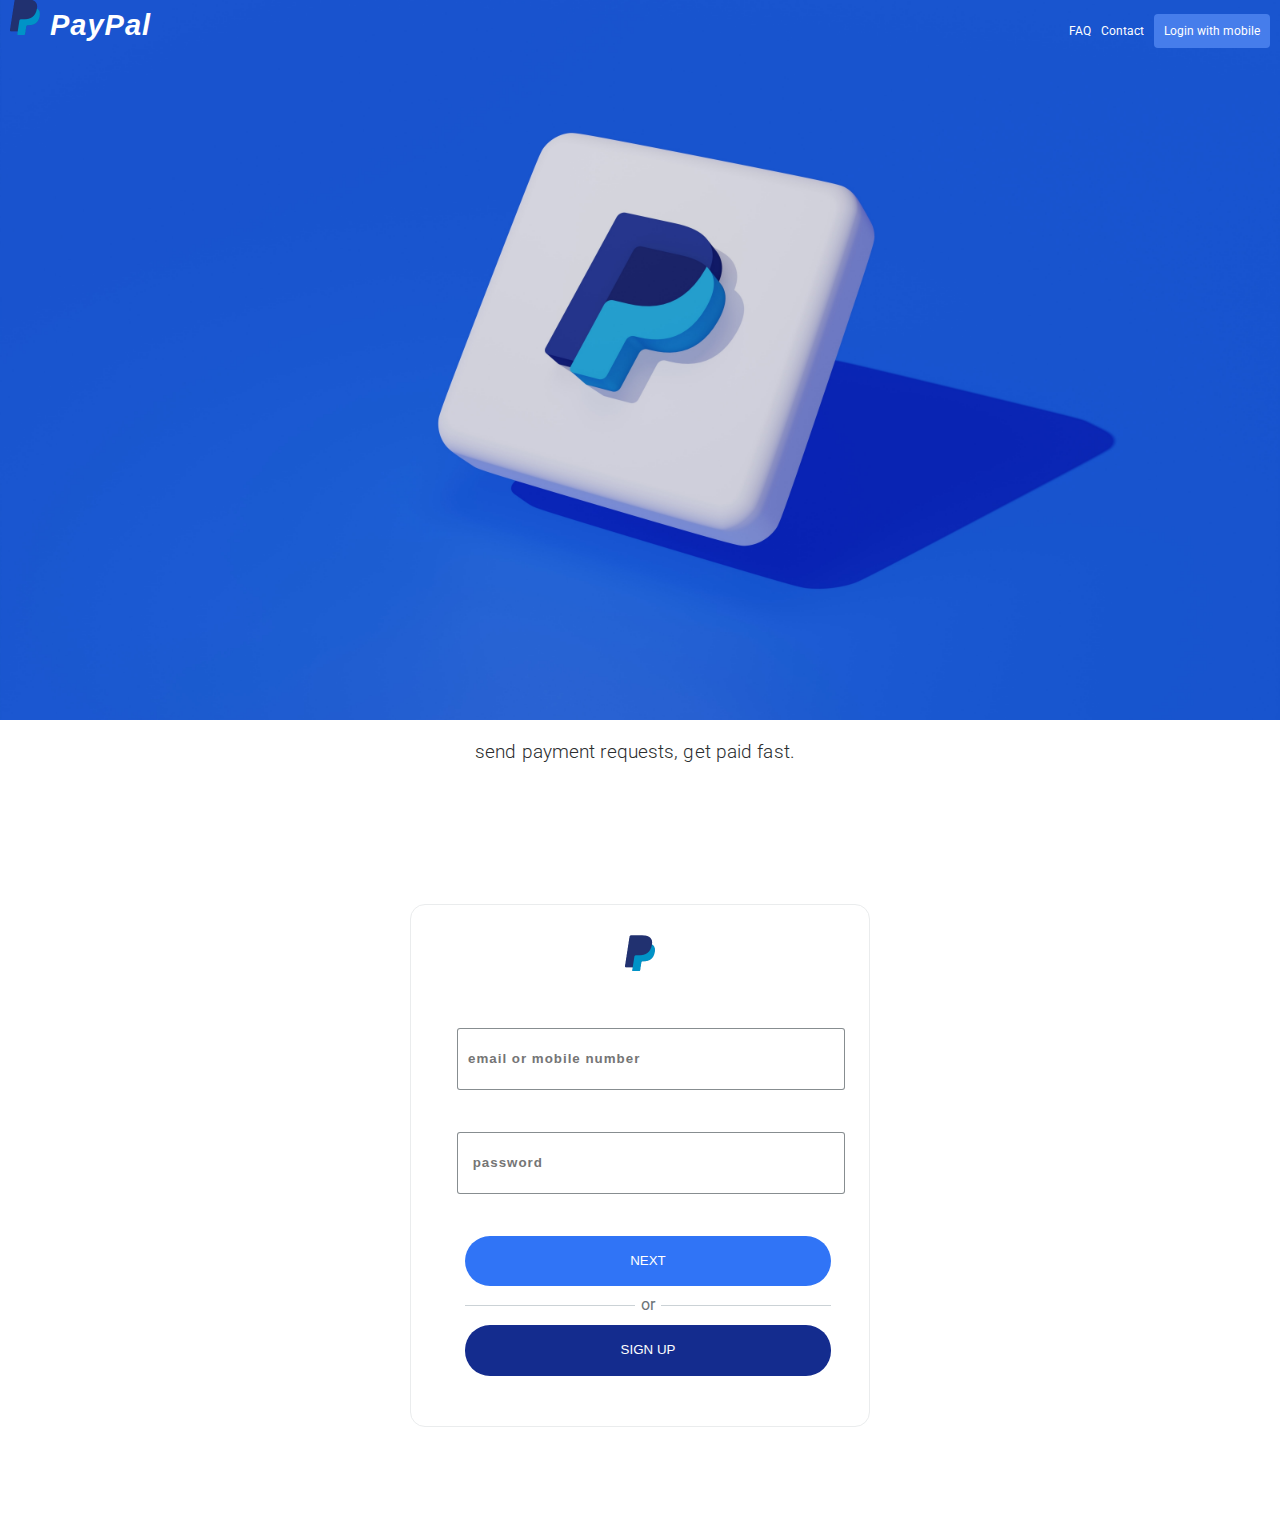
<file: index.html>
<!DOCTYPE html>
<html lang="en">
<head>
    <meta charset="UTF-8">
    <meta http-equiv="X-UA-Compatible" content="IE=edge">
    <meta name="viewport" content="width=device-width, initial-scale=1.0">
    <title>roughsheets</title>
    <link rel="preconnect" href="https://fonts.googleapis.com">
    <link rel="preconnect" href="https://fonts.gstatic.com" crossorigin>
    <link href="https://fonts.googleapis.com/css2?family=Roboto:ital,wght@0,100;0,300;0,700;0,900;1,100&display=swap" rel="stylesheet">
    <link rel="stylesheet" href="rough.css">
</head>
<body>
    <wrapper class="wrapperBody">
        <div class="herowrapper">
            <div class="navBar">
                <div class="logo">
                    <div class="pplogo"></div>
                    <h1 class="logotxt">PayPal</h1>
                </div>
                <div class="leftNav hide">
                    <div><h2 class="smallfont">FAQ</h2></div>
                    <div><h2 class="smallfont">Contact</h2></div>
                    <div><a type="button"><h2 class="smallfont mobilebtn">Login with mobile</h2></a></div>
                </div>
            </div>
            <div class="herotextWrapper">
                <div class="hero"></div>  
                <div class="heroText">
                    <h1 class="mediumfont">send payment requests, get paid fast.</h1>
                    <div class="undertext"><h6 class="smallfont">86% of our payment requests get paid within 12 hours..</h6></div>
                </div>    
            </div>
            
        </div>
        <section class="logForm">
            <div class="formWrapper">
                <div class="outerboxx">
                    <form action="roughindex2.html" id="form"  class="maincard">
                        <div class="pplogo"></div><br><br><br>
                        <div id="inputWrapper" name="in"><input class="box boxerror" type="text" id="phone" required placeholder="email or mobile number"></div>
                        <span id="invalidmsg" class="invalidmsg" ></span><br><br>
                        <div id="inputWrapper" name="in"><input class="box" type="password" id="password" required placeholder=" password"></div>
                        <span id="invalidmsg2" class="invalidmsg" ></span><br><br>
                        <div id="next"  class="buttonout" type="button"><button class="button" href=''>NEXT</button></div>
                        <div class="lineseparator">
                            <span class="or">or</span>
                        </div><br>
                        <div id="signUp" class="buttonout" type="button"><button class="button su" href=''>SIGN UP</button>
                    </form>
                </div>
            </div>
        </section>
        <br>
       
    </wrapper>
    
    <script src="roughsheet.js" defer></script>
</body>
</html>
</file>
<file: rough.css>
@import url("https://fonts.googleapis.com/css2?family=Roboto:ital,wght@0,100;0,300;0,700;0,900;1,100&display=swap");
body {
  margin: 0;
  padding: 0;
  font-family: 'Roboto', sans-serif;
  text-align: center;
  color: #2c2e2f;
  margin: 0 auto;
}

.navBar {
  position: absolute;
  top: -18px;
  z-index: 1;
  display: -webkit-box;
  display: -ms-flexbox;
  display: flex;
  text-align: center;
  -webkit-box-align: baseline;
      -ms-flex-align: baseline;
          align-items: baseline;
  -webkit-box-pack: justify;
      -ms-flex-pack: justify;
          justify-content: space-between;
  color: white;
  width: 100%;
}

.logo {
  display: -webkit-box;
  display: -ms-flexbox;
  display: flex;
  -webkit-box-pack: baseline;
      -ms-flex-pack: baseline;
          justify-content: baseline;
  text-align: center;
  -webkit-box-align: baseline;
      -ms-flex-align: baseline;
          align-items: baseline;
  margin-left: 10px;
}

.logotxt {
  font-style: italic;
  font-family: Arial, Helvetica, sans-serif;
  font-size: 29px;
  font-weight: 700;
  line-height: 20px;
  letter-spacing: 1px;
  padding: 10px;
  height: 40px;
  line-height: 1;
}

.leftNav {
  display: -webkit-inline-box;
  display: -ms-inline-flexbox;
  display: inline-flex;
  -ms-flex-pack: distribute;
      justify-content: space-around;
  -webkit-box-align: center;
      -ms-flex-align: center;
          align-items: center;
  color: white;
}

.mobilebtn {
  background-color: rgba(71, 126, 236, 0.98);
  padding: 10px;
  font-size: 10px;
  border-radius: 4px;
}

.smallfont {
  font-size: 12px;
  font-weight: 400;
  margin-right: 10px;
}

.mediumfont {
  line-height: 1.25em;
  margin: auto;
  letter-spacing: 0.1px;
  font-size: 19px;
  font-weight: 300;
  margin-right: 10px;
}

.hero {
  height: 80vh;
  color: white;
  background-size: cover;
  background-position: center;
  width: 100%;
  position: relative;
  display: -webkit-box;
  display: -ms-flexbox;
  display: flex;
  -webkit-box-align: end;
      -ms-flex-align: end;
          align-items: flex-end;
  -webkit-box-pack: baseline;
      -ms-flex-pack: baseline;
          justify-content: baseline;
  background-image: url(img/muhammad-asyfaul-f2tNsobMisQ-unsplash.jpg);
}

.undertext {
  display: none;
}

.heroText {
  padding: 20px;
  font-size: 19px;
  font-weight: 400;
  list-style: armenian;
  line-height: 0%;
  z-index: 1;
}

.logForm {
  margin: 70px auto;
}

.maincard {
  text-align: center;
  max-width: 460px;
  margin: 25px auto;
  -webkit-box-align: center;
      -ms-flex-align: center;
          align-items: center;
  padding: 10px;
  margin: 120px auto 0;
  padding: 30px 10% 50px;
  overflow: hidden;
  border: 1px solid #eaeced;
  border-radius: 15px;
}

.outerboxx {
  margin: 100px auto 0;
  max-width: 460px;
  height: 100%;
  -webkit-box-align: center;
      -ms-flex-align: center;
          align-items: center;
}

.box {
  -webkit-box-align: center;
      -ms-flex-align: center;
          align-items: center;
  border: 1px solid #7e8588ee;
  border-radius: 3px;
  font-weight: 700;
  line-height: 20px;
  letter-spacing: 1px;
  padding: 10px;
  height: 40px;
  width: 100%;
  line-height: 1;
  color: #332e2e;
}

.box:hover {
  outline: 0.5px solid rgba(44, 113, 246, 0.98);
  -webkit-transition: ease-in-out 50ms;
  transition: ease-in-out 50ms;
}

.box:focus {
  outline: 4px solid rgba(65, 121, 233, 0.98);
  border-color: rgba(15, 71, 184, 0.98);
}

.invalidmsg {
  color: #e74c3c;
  -webkit-box-align: start;
      -ms-flex-align: start;
          align-items: start;
  font-weight: 400;
  display: -webkit-box;
  display: -ms-flexbox;
  display: flex;
  margin-left: 2px;
  margin-top: 4px;
}

.pplogo {
  background-image: url(img/paypalllogo.png);
  background-repeat: no-repeat;
  margin: 0px auto;
  -webkit-box-align: center;
      -ms-flex-align: center;
          align-items: center;
  background-size: contain;
  background-size: 30px;
  width: 30px;
  height: 36px;
  display: block;
  z-index: 3;
}

.button {
  background-color: rgba(44, 113, 246, 0.98);
  width: 100%;
  padding: 12px;
  margin: 0px auto;
  border-radius: 25px;
  color: white;
  border: none;
  font-weight: 400;
  line-height: 2;
  margin-left: 8px;
}

.su {
  background-color: #142c8e;
}

.button:hover {
  background-color: #142c8e;
  -webkit-transition: ease-in-out .2s;
  transition: ease-in-out .2s;
  text-transform: uppercase;
  -webkit-transition-property: all;
  transition-property: all;
  cursor: pointer;
}

.mobilebtn:hover {
  cursor: pointer;
}

.su:hover {
  background-color: #102a92;
  -webkit-transition: 400ms;
  transition: 400ms;
}

.lineseparator {
  border-bottom: 1px solid #cbd2d6;
  width: 100%;
  margin-left: 8px;
  text-align: center;
}

.or {
  color: #6c7378;
  background-color: white;
  padding: 6px;
  position: relative;
  top: 9px;
}

@media only screen and (max-width: 700px) {
  .hide {
    display: none;
  }
  .mediumfont {
    padding: 10px;
    letter-spacing: 1px;
    font-size: 29px;
    font-weight: 500;
  }
  .heroText {
    background-color: pink;
  }
  .undertext {
    display: block;
  }
  .hero {
    display: block;
    position: relative;
  }
}
/*# sourceMappingURL=rough.css.map */
</file>
